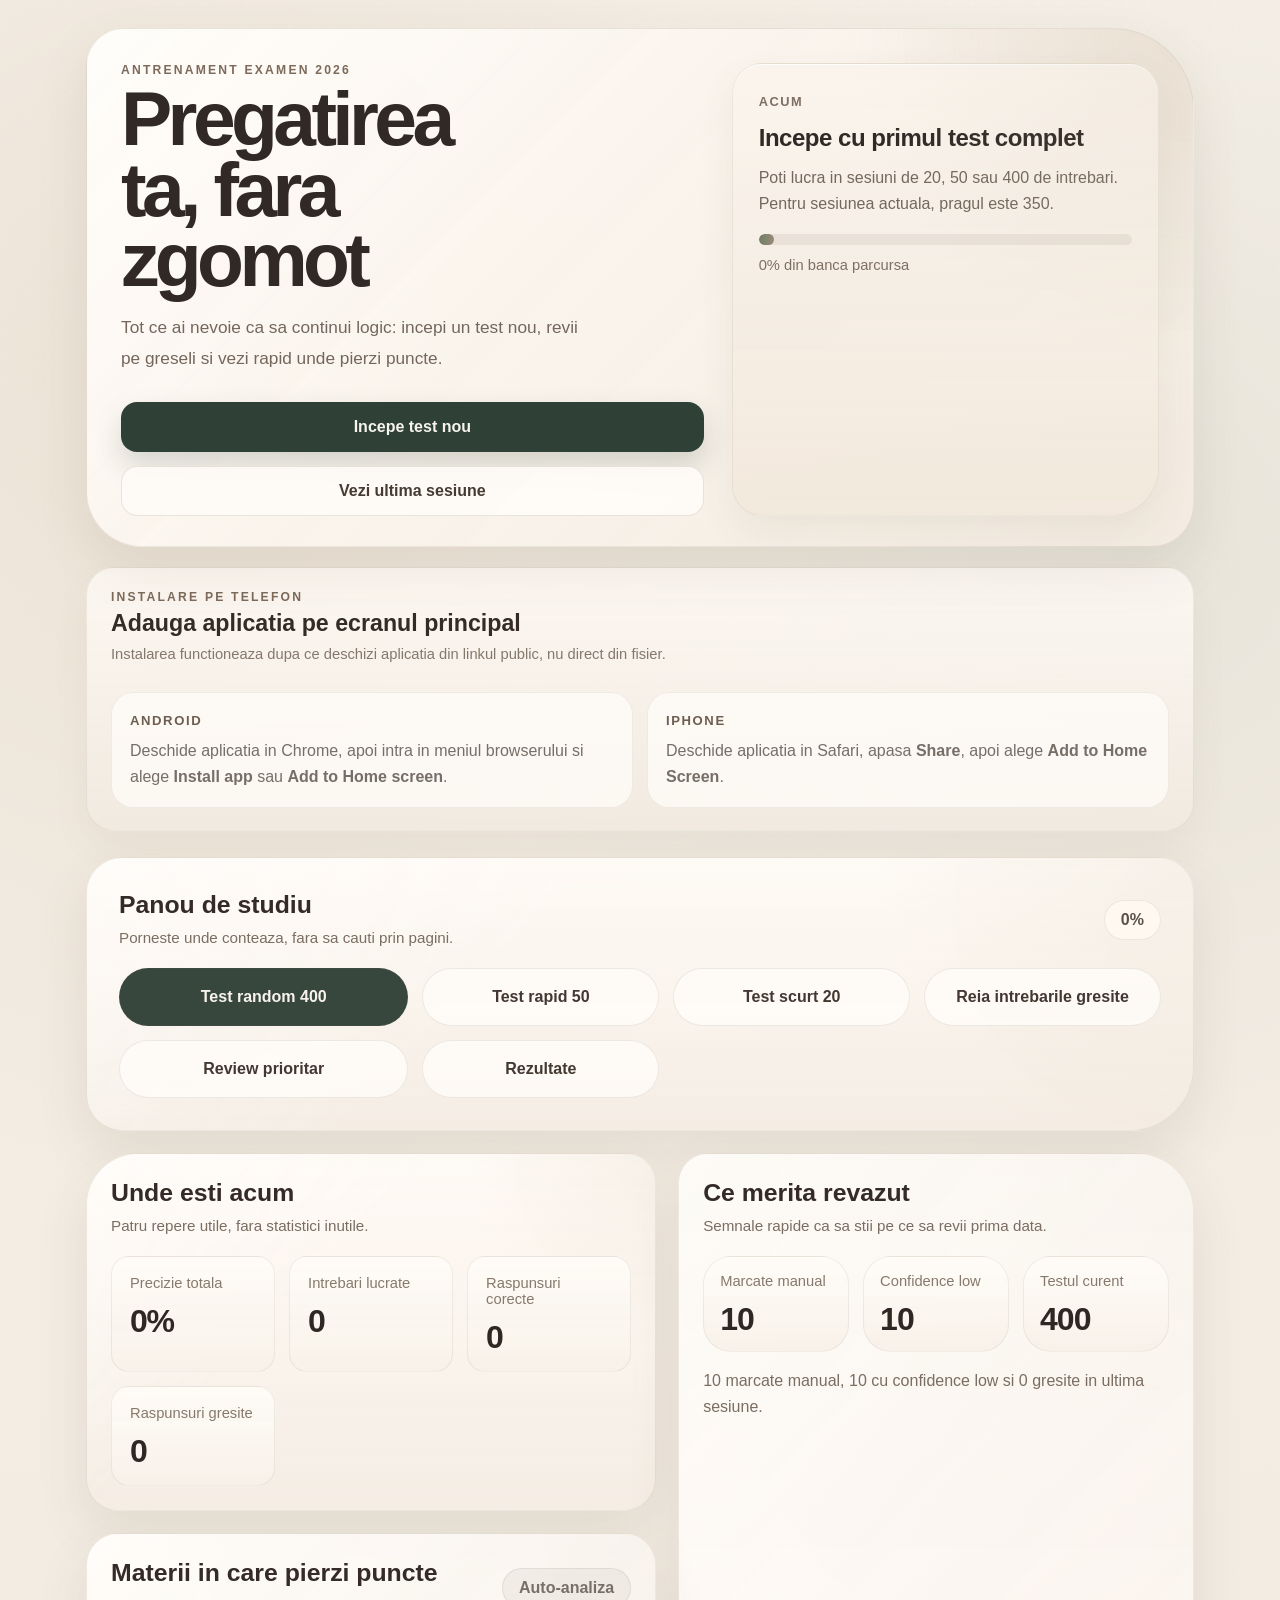
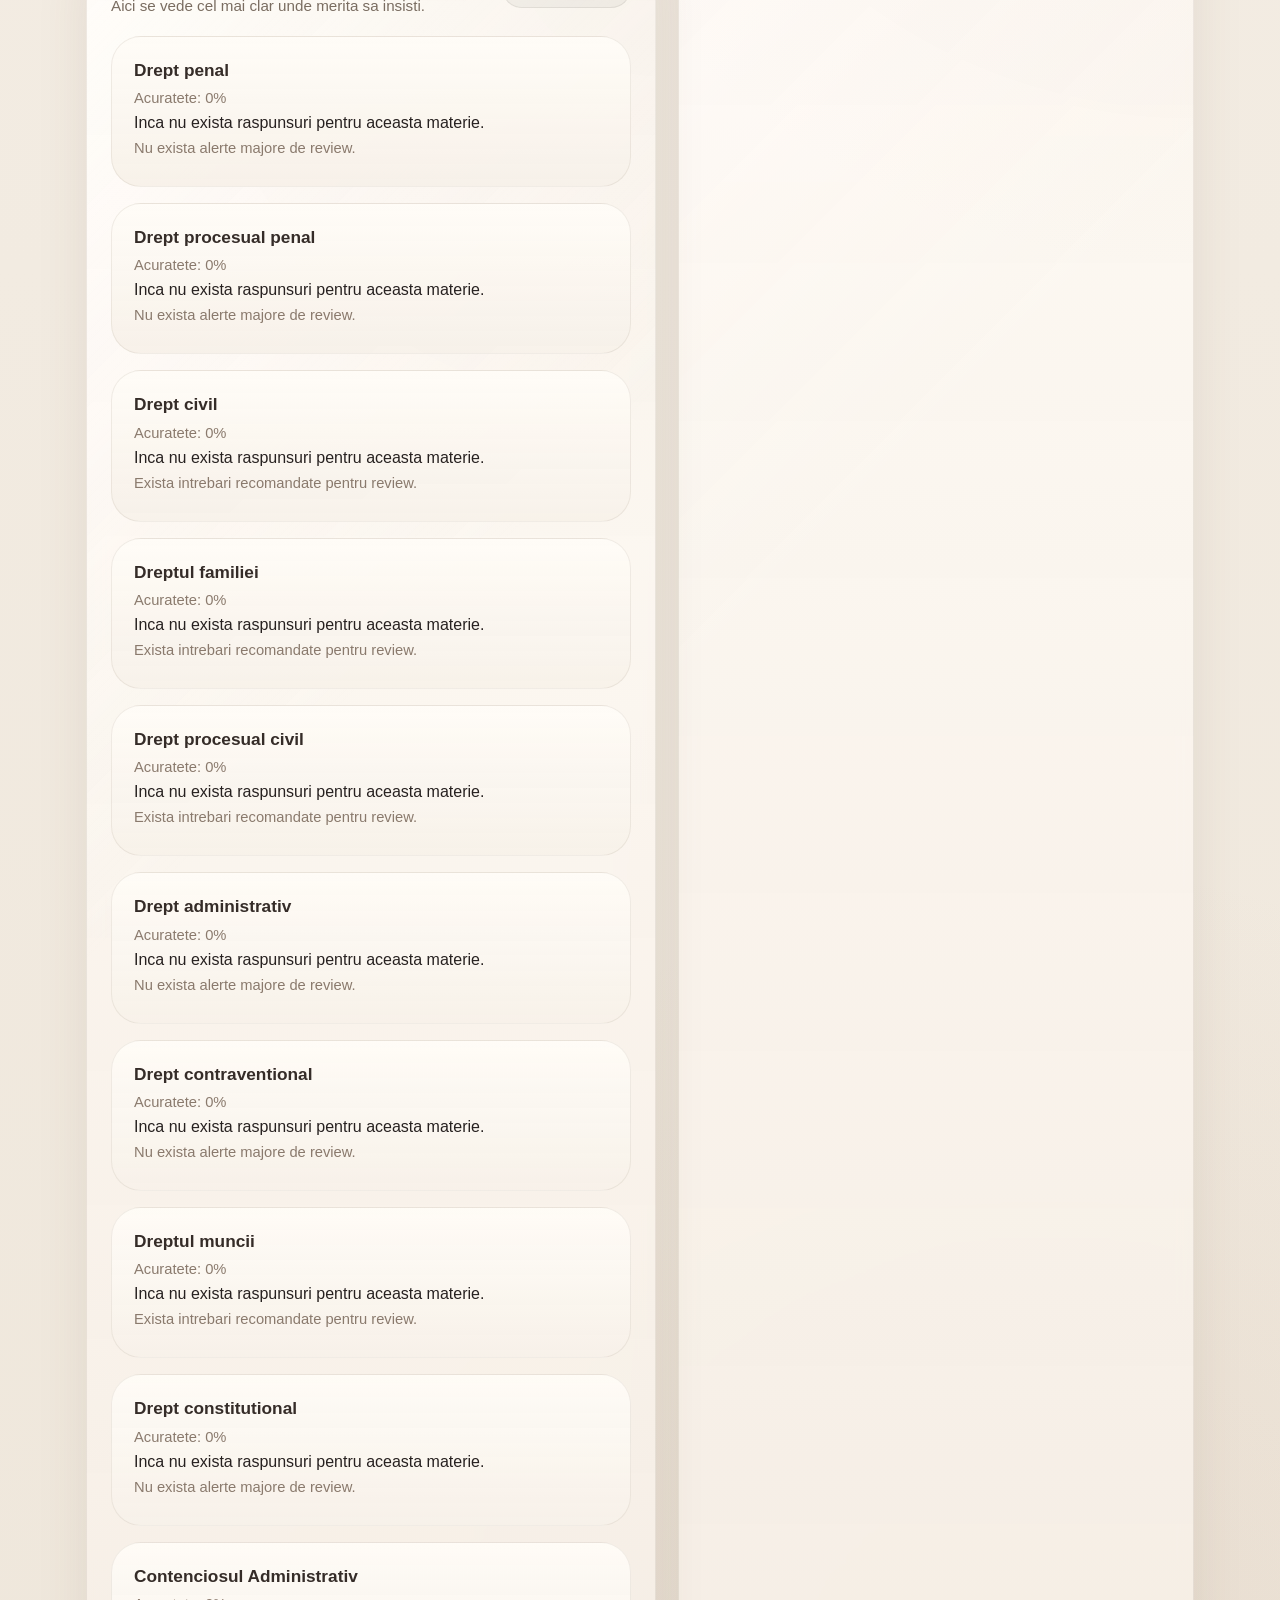
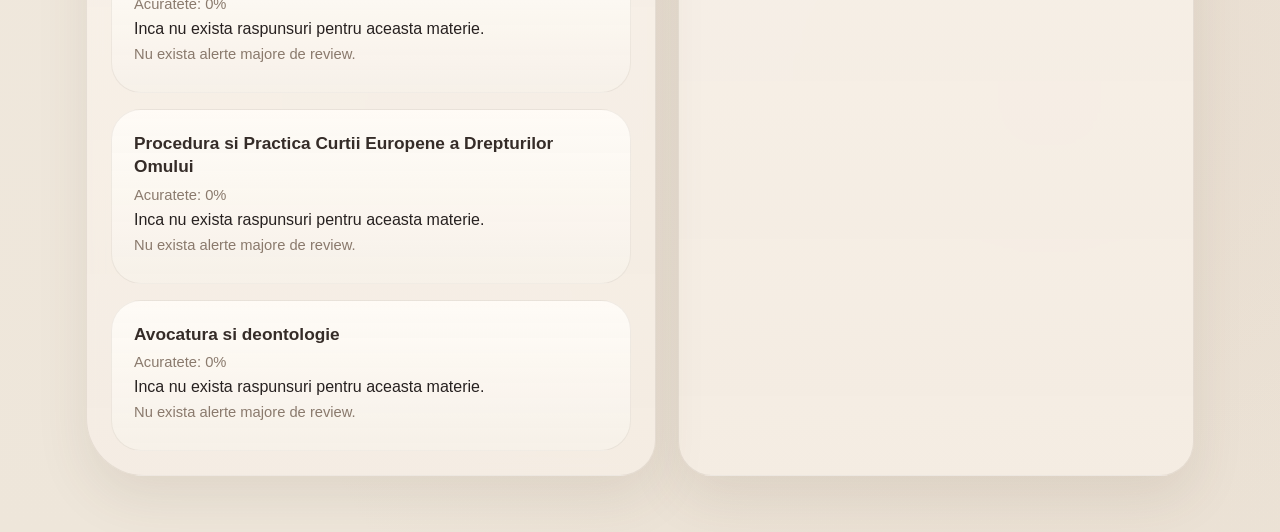
<file: index.html>
<!DOCTYPE html>
<html lang="ro">
<head>
  <meta charset="UTF-8">
  <meta name="viewport" content="width=device-width, initial-scale=1.0">
  <title>Avocatura Trainer</title>
  <meta name="theme-color" content="#2457f5">
  <meta name="apple-mobile-web-app-capable" content="yes">
  <meta name="apple-mobile-web-app-status-bar-style" content="default">
  <meta name="apple-mobile-web-app-title" content="Avocatura">
  <link rel="manifest" href="manifest.webmanifest">
  <link rel="apple-touch-icon" href="apple-touch-icon.png">
  <link rel="stylesheet" href="style.css">
</head>
<body data-page="dashboard">
  <div class="app-shell">
    <header class="hero-card dashboard-hero">
      <div class="hero-copy">
        <p class="eyebrow">Antrenament Examen 2026</p>
        <h1>Pregatirea ta, fara zgomot</h1>
        <p class="hero-text">Tot ce ai nevoie ca sa continui logic: incepi un test nou, revii pe greseli si vezi rapid unde pierzi puncte.</p>
        <div class="hero-actions">
          <a id="continue-quiz-button" class="action-button hero-secondary hidden" href="quiz.html">Continua testul</a>
          <a class="action-button primary hero-primary" href="quiz.html?reset=1">Incepe test nou</a>
          <a class="action-button hero-secondary" href="results.html">Vezi ultima sesiune</a>
        </div>
      </div>

      <div class="hero-side">
        <div class="focus-card">
          <span class="focus-label">Acum</span>
          <strong id="focus-title">Esti gata pentru urmatorul test</strong>
          <p id="focus-text">Runda standard are 400 de intrebari. Promovarea incepe de la 350 raspunsuri corecte.</p>
          <div class="focus-progress">
            <div id="focus-progress-bar" class="focus-progress-bar"></div>
          </div>
          <span id="focus-progress-text" class="focus-meta">0% din banca parcursa</span>
        </div>
      </div>
    </header>

    <section class="install-strip install-guide" aria-label="Ghid instalare">
      <div class="install-copy">
        <p class="eyebrow">Instalare pe telefon</p>
        <h2>Adauga aplicatia pe ecranul principal</h2>
        <p class="install-text">Instalarea functioneaza dupa ce deschizi aplicatia din linkul public, nu direct din fisier.</p>
      </div>
      <div class="install-guide-grid">
        <article class="install-step-card">
          <span class="install-step-label">Android</span>
          <p>Deschide aplicatia in Chrome, apoi intra in meniul browserului si alege <strong>Install app</strong> sau <strong>Add to Home screen</strong>.</p>
        </article>
        <article class="install-step-card">
          <span class="install-step-label">iPhone</span>
          <p>Deschide aplicatia in Safari, apasa <strong>Share</strong>, apoi alege <strong>Add to Home Screen</strong>.</p>
        </article>
      </div>
    </section>

    <main class="dashboard-layout">
      <section class="card dashboard-primary">
        <div class="section-head dashboard-head">
          <div>
            <h2>Panou de studiu</h2>
            <p class="section-copy">Porneste unde conteaza, fara sa cauti prin pagini.</p>
          </div>
          <span id="progress-badge" class="pill">0%</span>
        </div>
        <div class="dashboard-action-grid">
          <a class="action-button primary" href="quiz.html?reset=1">Test random 400</a>
          <a class="action-button" href="quiz.html?reset=1&size=50">Test rapid 50</a>
          <a class="action-button" href="quiz.html?reset=1&size=20">Test scurt 20</a>
          <a class="action-button" href="quiz.html?retry=1">Reia intrebarile gresite</a>
          <a class="action-button" href="review.html">Review prioritar</a>
          <a class="action-button" href="results.html">Rezultate</a>
        </div>
      </section>

      <section class="card dashboard-metrics">
        <div class="section-head dashboard-head">
          <div>
            <h2>Unde esti acum</h2>
            <p class="section-copy">Patru repere utile, fara statistici inutile.</p>
          </div>
        </div>
        <div class="stat-grid compact-stats">
          <article class="stat-card">
            <span class="stat-label">Precizie totala</span>
            <strong id="accuracy-count">0%</strong>
          </article>
          <article class="stat-card">
            <span class="stat-label">Intrebari lucrate</span>
            <strong id="seen-count">0</strong>
          </article>
          <article class="stat-card">
            <span class="stat-label">Raspunsuri corecte</span>
            <strong id="correct-count">0</strong>
          </article>
          <article class="stat-card">
            <span class="stat-label">Raspunsuri gresite</span>
            <strong id="wrong-session-count">0</strong>
          </article>
        </div>
      </section>

      <section class="card dashboard-review">
        <div class="section-head dashboard-head">
          <div>
            <h2>Ce merita revazut</h2>
            <p class="section-copy">Semnale rapide ca sa stii pe ce sa revii prima data.</p>
          </div>
        </div>
        <div class="review-summary-grid">
          <article class="mini-stat">
            <span class="stat-label">Marcate manual</span>
            <strong id="marked-count">0</strong>
          </article>
          <article class="mini-stat">
            <span class="stat-label">Confidence low</span>
            <strong id="low-confidence-count">0</strong>
          </article>
          <article class="mini-stat">
            <span class="stat-label">Testul curent</span>
            <strong id="session-size-count">400</strong>
          </article>
        </div>
        <p id="review-summary-text" class="summary-note">Intrebarile sensibile vor aparea aici imediat ce incepi sa raspunzi.</p>
      </section>

      <section class="card dashboard-weakness">
        <div class="section-head dashboard-head">
          <div>
            <h2>Materii in care pierzi puncte</h2>
            <p class="section-copy">Aici se vede cel mai clar unde merita sa insisti.</p>
          </div>
          <span class="pill muted">Auto-analiza</span>
        </div>
        <div id="weak-subjects" class="list-stack"></div>
      </section>
    </main>
  </div>

  <script src="pwa.js"></script>
  <script src="questions-data.js"></script>
  <script src="script.js"></script>
</body>
</html>
</file>
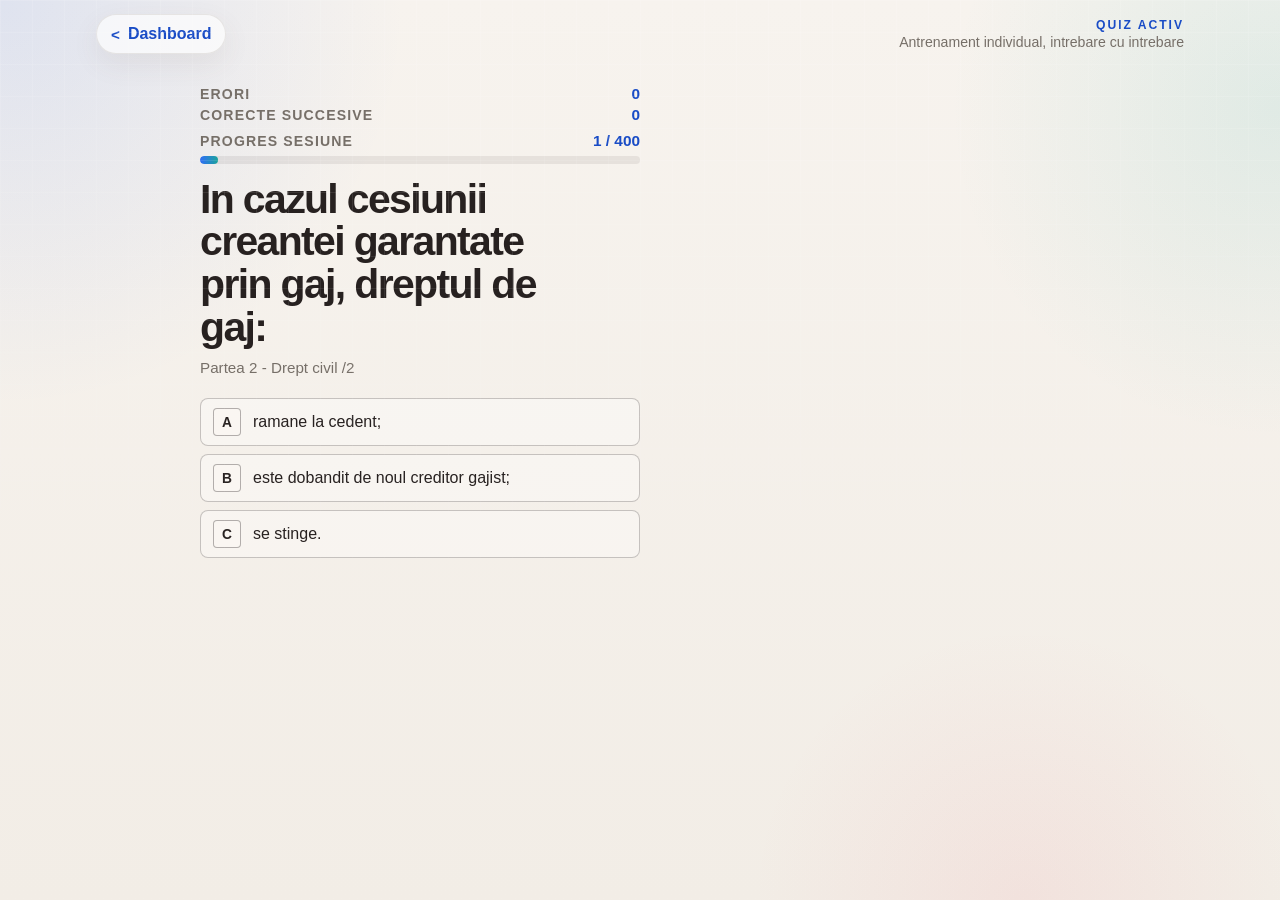
<file: quiz.html>
<!DOCTYPE html>
<html lang="ro">
<head>
  <meta charset="UTF-8">
  <meta name="viewport" content="width=device-width, initial-scale=1.0">
  <title>Quiz | Avocatura Trainer</title>
  <meta name="theme-color" content="#2457f5">
  <meta name="apple-mobile-web-app-capable" content="yes">
  <meta name="apple-mobile-web-app-status-bar-style" content="default">
  <meta name="apple-mobile-web-app-title" content="Avocatura">
  <link rel="manifest" href="manifest.webmanifest">
  <link rel="apple-touch-icon" href="apple-touch-icon.png">
  <link rel="stylesheet" href="style.css">
</head>
<body data-page="quiz">
  <div class="app-shell app-shell-quiz">
    <header class="quiz-header">
      <a class="back-link" href="index.html">Dashboard</a>
      <div class="quiz-header-copy">
        <p class="eyebrow">Quiz activ</p>
        <p class="quiz-header-note">Antrenament individual, intrebare cu intrebare</p>
      </div>
    </header>

    <main class="quiz-layout">
      <section class="question-card">
        <div class="quiz-question-shell">
          <div class="quiz-session-stats" aria-label="Indicatori sesiune">
            <div class="quiz-session-stat-head">
              <span class="quiz-session-stat-label">Erori</span>
              <strong id="quiz-errors-count" class="quiz-session-stat-value">0</strong>
            </div>
            <div class="quiz-session-stat-head">
              <span class="quiz-session-stat-label">Corecte succesive</span>
              <strong id="quiz-streak-count" class="quiz-session-stat-value">0</strong>
            </div>
          </div>
          <div class="quiz-progress-block" aria-label="Progres quiz">
            <div class="quiz-progress-head">
              <span class="quiz-progress-label">Progres sesiune</span>
              <span id="quiz-progress" class="quiz-progress-value">1 / 20</span>
            </div>
            <div class="quiz-progress-track">
              <div id="quiz-progress-bar" class="quiz-progress-bar"></div>
            </div>
          </div>
          <h1 id="question-text">Se incarca intrebarea...</h1>
          <p id="question-details" class="support-text quiz-details"></p>

          <form id="quiz-form" class="options-list">
            <label class="option-card">
              <input type="radio" name="answer" value="A">
              <span class="option-content"><strong class="option-key">A</strong><span id="option-a"></span></span>
            </label>
            <label class="option-card">
              <input type="radio" name="answer" value="B">
              <span class="option-content"><strong class="option-key">B</strong><span id="option-b"></span></span>
            </label>
            <label class="option-card">
              <input type="radio" name="answer" value="C">
              <span class="option-content"><strong class="option-key">C</strong><span id="option-c"></span></span>
            </label>
          </form>

          <div id="feedback-panel" class="feedback-panel hidden"></div>
        </div>
      </section>
    </main>
  </div>

  <script src="pwa.js"></script>
  <script src="questions-data.js"></script>
  <script src="script.js"></script>
</body>
</html>
</file>
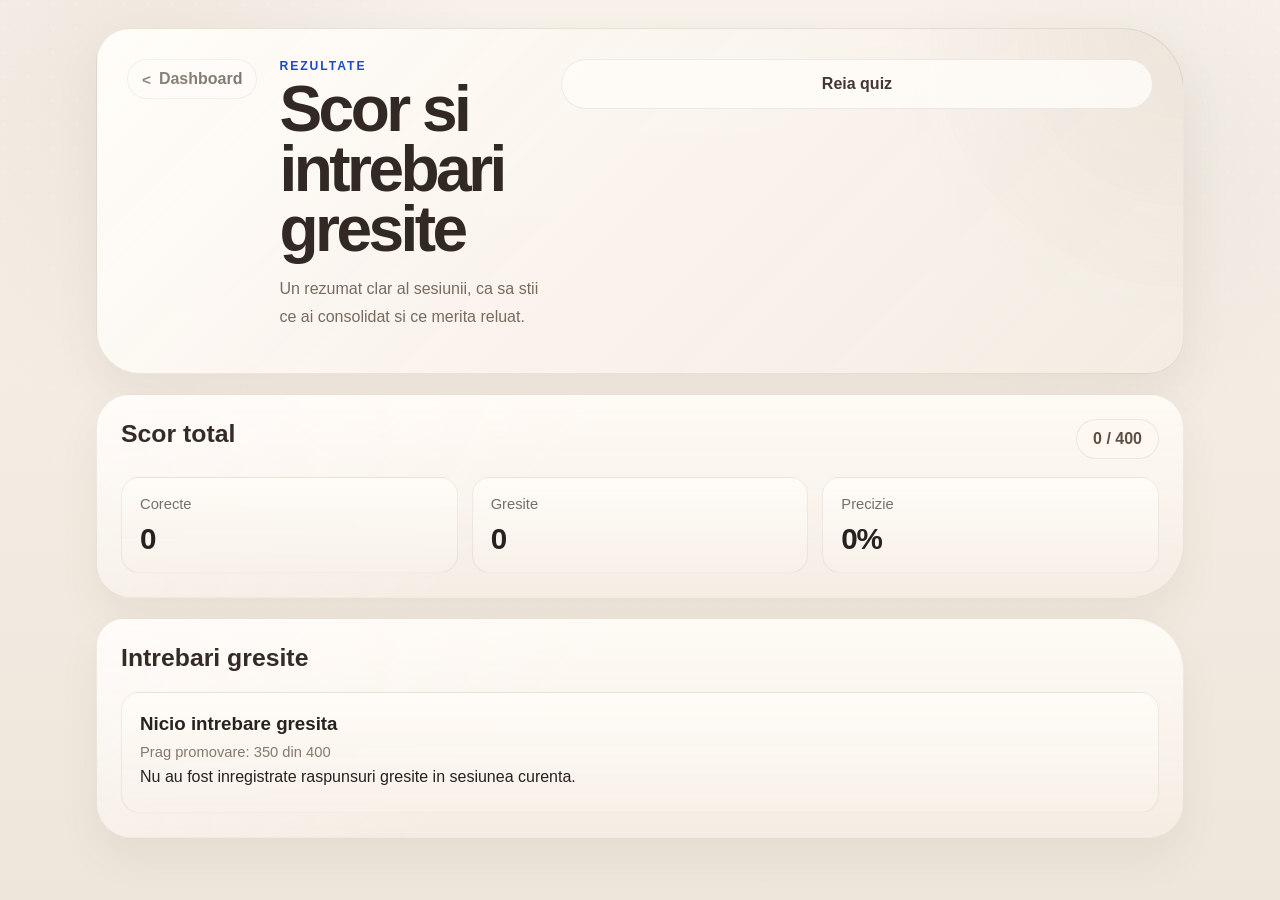
<file: results.html>
<!DOCTYPE html>
<html lang="ro">
<head>
  <meta charset="UTF-8">
  <meta name="viewport" content="width=device-width, initial-scale=1.0">
  <title>Rezultate | Avocatura Trainer</title>
  <meta name="theme-color" content="#2457f5">
  <meta name="apple-mobile-web-app-capable" content="yes">
  <meta name="apple-mobile-web-app-status-bar-style" content="default">
  <meta name="apple-mobile-web-app-title" content="Avocatura">
  <link rel="manifest" href="manifest.webmanifest">
  <link rel="apple-touch-icon" href="apple-touch-icon.png">
  <link rel="stylesheet" href="style.css">
</head>
<body data-page="results">
  <div class="app-shell editorial-shell">
    <header class="page-header editorial-header">
      <a class="back-link" href="index.html">Dashboard</a>
      <div class="editorial-copy">
        <p class="eyebrow">Rezultate</p>
        <h1>Scor si intrebari gresite</h1>
        <p class="support-text">Un rezumat clar al sesiunii, ca sa stii ce ai consolidat si ce merita reluat.</p>
      </div>
      <a id="results-next-action" class="action-button" href="quiz.html?reset=1">Reia quiz</a>
    </header>

    <main class="grid single-column editorial-main">
      <section class="card editorial-section">
        <div class="section-head">
          <h2>Scor total</h2>
          <span id="results-score" class="pill">0 / 3</span>
        </div>
        <div class="stat-grid">
          <article class="stat-card">
            <span class="stat-label">Corecte</span>
            <strong id="results-correct">0</strong>
          </article>
          <article class="stat-card">
            <span class="stat-label">Gresite</span>
            <strong id="results-wrong">0</strong>
          </article>
          <article class="stat-card">
            <span class="stat-label">Precizie</span>
            <strong id="results-accuracy">0%</strong>
          </article>
        </div>
      </section>

      <section class="card editorial-section">
        <div class="section-head">
          <h2>Intrebari gresite</h2>
        </div>
        <div id="wrong-questions" class="list-stack"></div>
      </section>
    </main>
  </div>

  <script src="pwa.js"></script>
  <script src="questions-data.js"></script>
  <script src="script.js"></script>
</body>
</html>
</file>
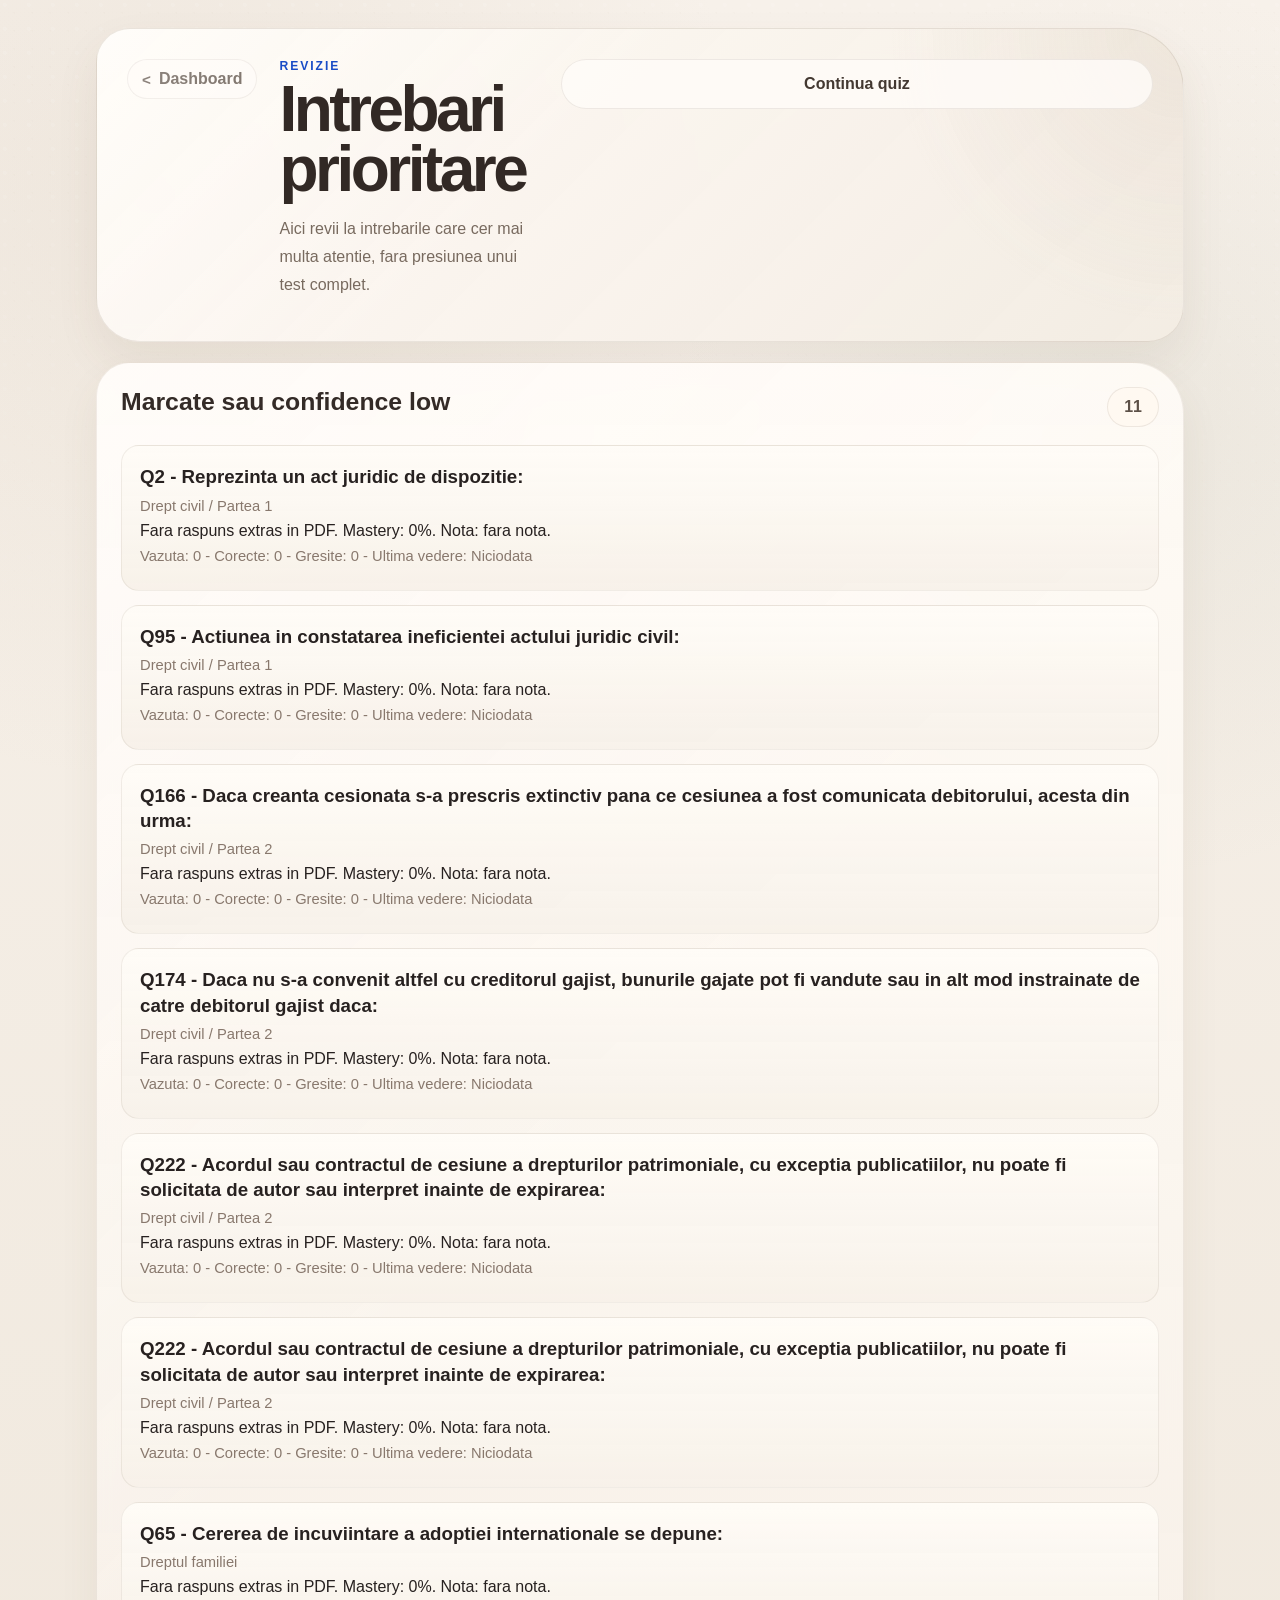
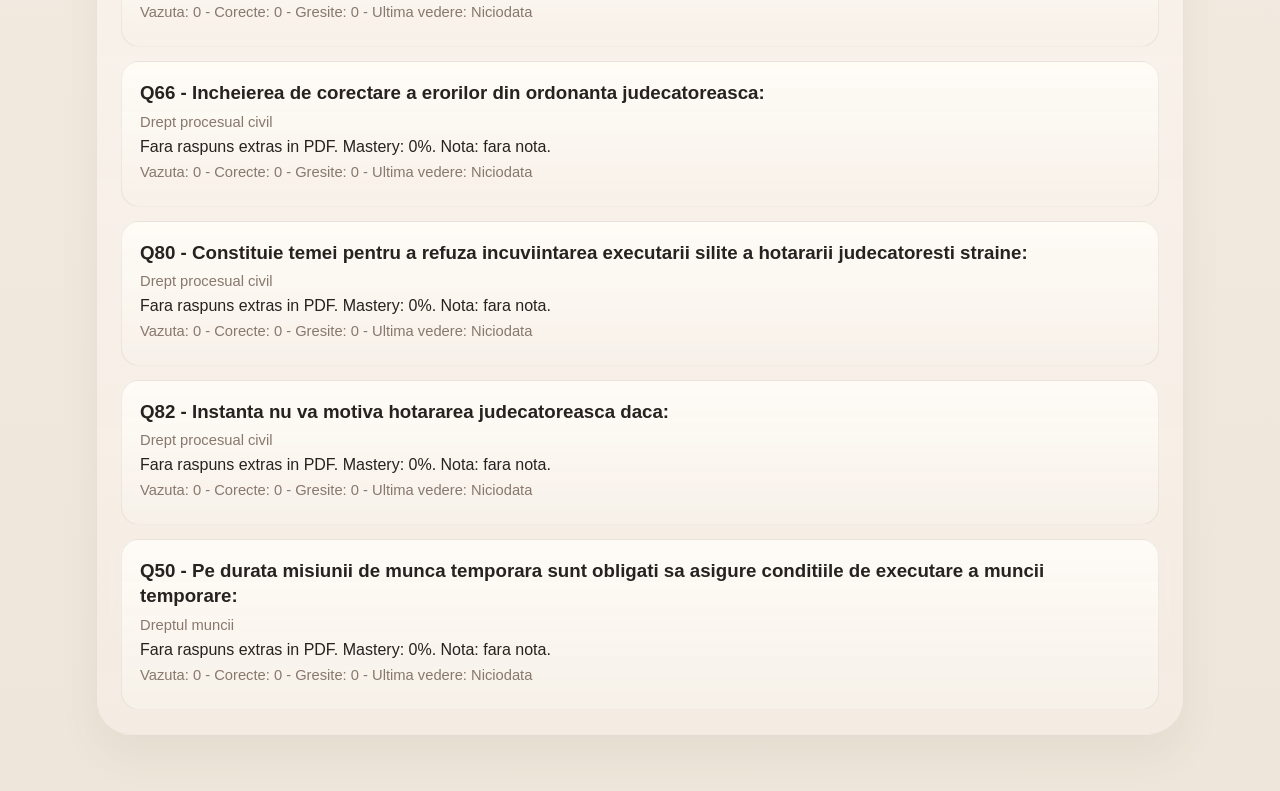
<file: review.html>
<!DOCTYPE html>
<html lang="ro">
<head>
  <meta charset="UTF-8">
  <meta name="viewport" content="width=device-width, initial-scale=1.0">
  <title>Review | Avocatura Trainer</title>
  <meta name="theme-color" content="#2457f5">
  <meta name="apple-mobile-web-app-capable" content="yes">
  <meta name="apple-mobile-web-app-status-bar-style" content="default">
  <meta name="apple-mobile-web-app-title" content="Avocatura">
  <link rel="manifest" href="manifest.webmanifest">
  <link rel="apple-touch-icon" href="apple-touch-icon.png">
  <link rel="stylesheet" href="style.css">
</head>
<body data-page="review">
  <div class="app-shell editorial-shell">
    <header class="page-header editorial-header">
      <a class="back-link" href="index.html">Dashboard</a>
      <div class="editorial-copy">
        <p class="eyebrow">Revizie</p>
        <h1>Intrebari prioritare</h1>
        <p class="support-text">Aici revii la intrebarile care cer mai multa atentie, fara presiunea unui test complet.</p>
      </div>
      <a class="action-button" href="quiz.html">Continua quiz</a>
    </header>

    <main class="grid single-column editorial-main">
      <section class="card editorial-section">
        <div class="section-head">
          <h2>Marcate sau confidence low</h2>
          <span id="review-count" class="pill">0</span>
        </div>
        <div id="review-list" class="list-stack"></div>
      </section>
    </main>
  </div>

  <script src="pwa.js"></script>
  <script src="questions-data.js"></script>
  <script src="script.js"></script>
</body>
</html>
</file>
<file: style.css>
:root {
  --bg-top: #f7f3ee;
  --bg-bottom: #f2ede6;
  --surface: rgba(255, 255, 255, 0.84);
  --surface-strong: #ffffff;
  --surface-soft: #fbf8f4;
  --text: #272120;
  --muted: #766f68;
  --accent: #2f6df6;
  --accent-strong: #194cc6;
  --accent-soft: #e7efff;
  --teal: #1ba39c;
  --rose: #f05d72;
  --success: #24956a;
  --danger: #dc536e;
  --border: rgba(102, 86, 70, 0.12);
  --border-strong: rgba(47, 109, 246, 0.24);
  --shadow-lg: 0 24px 70px rgba(91, 76, 57, 0.12);
  --shadow-md: 0 10px 28px rgba(96, 80, 61, 0.08);
  --radius-xl: 28px;
  --radius-lg: 24px;
  --radius-md: 18px;
  --font-display: "Trebuchet MS", "Aptos", "Segoe UI", sans-serif;
  --font-body: "Segoe UI", Tahoma, Geneva, Verdana, sans-serif;
}

* {
  box-sizing: border-box;
}

html {
  scroll-behavior: smooth;
}

body {
  margin: 0;
  min-height: 100vh;
  font-family: var(--font-body);
  color: var(--text);
  background:
    radial-gradient(circle at 0% 0%, rgba(47, 109, 246, 0.12), transparent 26%),
    radial-gradient(circle at 100% 12%, rgba(27, 163, 156, 0.1), transparent 22%),
    radial-gradient(circle at 80% 100%, rgba(240, 93, 114, 0.08), transparent 20%),
    linear-gradient(180deg, var(--bg-top) 0%, var(--bg-bottom) 100%);
  position: relative;
}

body::before {
  content: "";
  position: fixed;
  inset: 0;
  pointer-events: none;
  background-image:
    linear-gradient(rgba(255, 255, 255, 0.35) 1px, transparent 1px),
    linear-gradient(90deg, rgba(255, 255, 255, 0.35) 1px, transparent 1px);
  background-size: 32px 32px;
  mask-image: linear-gradient(180deg, rgba(0, 0, 0, 0.38), transparent 85%);
}

a {
  color: inherit;
  text-decoration: none;
}

button,
input,
textarea {
  font: inherit;
}

.app-shell {
  width: min(100%, 1080px);
  margin: 0 auto;
  padding: 24px 16px 40px;
}

.hero-card,
.card,
.page-header {
  position: relative;
  overflow: hidden;
  border: 1px solid var(--border);
  background: var(--surface);
  backdrop-filter: blur(10px);
  -webkit-backdrop-filter: blur(10px);
  border-radius: var(--radius-xl);
  box-shadow: var(--shadow-lg);
}

.hero-card::after,
.page-header::after,
.card::after {
  content: "";
  position: absolute;
  inset: 0;
  pointer-events: none;
  background: linear-gradient(135deg, rgba(255, 255, 255, 0.36), transparent 42%);
}

.hero-card,
.page-header {
  display: flex;
  align-items: center;
  justify-content: space-between;
  gap: 18px;
  padding: 28px;
  margin-bottom: 20px;
}

.hero-card {
  background:
    radial-gradient(circle at top right, rgba(36, 87, 245, 0.18), transparent 30%),
    linear-gradient(135deg, rgba(255, 255, 255, 0.94), rgba(244, 248, 255, 0.85));
}

.hero-copy,
.page-header > div,
.card > * {
  position: relative;
  z-index: 1;
}

.hero-copy h1,
.page-header h1 {
  margin: 6px 0 10px;
  font-family: var(--font-display);
  font-size: clamp(2.2rem, 4vw, 3.4rem);
  line-height: 1;
  letter-spacing: -0.04em;
}

.hero-text,
.support-text {
  color: var(--muted);
  max-width: 62ch;
  line-height: 1.6;
}

.eyebrow {
  margin: 0;
  text-transform: uppercase;
  letter-spacing: 0.16em;
  font-size: 0.76rem;
  color: var(--accent-strong);
  font-weight: 800;
}

.hero-badge,
.pill {
  display: inline-flex;
  align-items: center;
  justify-content: center;
  min-height: 40px;
  padding: 8px 16px;
  border-radius: 999px;
  background: linear-gradient(135deg, var(--accent-soft), rgba(255, 255, 255, 0.95));
  color: var(--accent-strong);
  border: 1px solid rgba(63, 103, 212, 0.14);
  font-weight: 800;
  box-shadow: inset 0 1px 0 rgba(255, 255, 255, 0.75);
}

.hero-badge {
  background: linear-gradient(135deg, rgba(36, 87, 245, 0.12), rgba(14, 165, 164, 0.16));
}

.pill.muted {
  background: rgba(118, 111, 104, 0.08);
  color: var(--muted);
  border-color: rgba(118, 111, 104, 0.12);
  box-shadow: none;
}

.grid {
  display: grid;
  gap: 20px;
  grid-template-columns: repeat(auto-fit, minmax(280px, 1fr));
}

.dashboard-layout {
  display: grid;
  gap: 18px;
  grid-template-columns: 1.2fr 0.8fr;
  grid-template-areas:
    "primary metrics"
    "weakness review";
}

.dashboard-primary { grid-area: primary; }
.dashboard-metrics { grid-area: metrics; }
.dashboard-weakness { grid-area: weakness; }
.dashboard-review { grid-area: review; }

.install-strip {
  display: grid;
  gap: 10px;
  margin: 0 0 20px;
}

.install-text {
  margin: 0;
  color: var(--muted);
  font-size: 0.92rem;
}

.install-guide {
  padding: 22px 24px;
  border: 1px solid var(--border);
  border-radius: 28px;
  background: rgba(255, 252, 248, 0.72);
  box-shadow: var(--shadow-md);
}

.install-guide h2 {
  margin: 6px 0 8px;
  font-size: 1.45rem;
  line-height: 1.2;
}

.install-copy {
  max-width: 680px;
}

.install-guide-grid {
  display: grid;
  gap: 14px;
  grid-template-columns: repeat(2, minmax(0, 1fr));
  margin-top: 18px;
}

.install-step-card {
  padding: 18px;
  border-radius: 22px;
  border: 1px solid var(--border);
  background: rgba(255, 255, 255, 0.7);
}

.install-step-card p {
  margin: 0;
  color: var(--muted);
  line-height: 1.6;
}

.install-step-label {
  display: inline-flex;
  margin-bottom: 10px;
  font-size: 0.82rem;
  letter-spacing: 0.12em;
  text-transform: uppercase;
  color: var(--text);
  font-weight: 800;
}

.single-column {
  grid-template-columns: 1fr;
}

.card {
  padding: 24px;
}

.dashboard-hero {
  align-items: stretch;
  gap: 24px;
}

.dashboard-hero .hero-copy {
  flex: 1.2;
}

.hero-actions {
  display: flex;
  gap: 12px;
  margin-top: 24px;
  flex-wrap: wrap;
}

.hero-primary,
.hero-secondary {
  width: auto;
  min-width: 180px;
}

.hero-secondary {
  background: rgba(255, 255, 255, 0.72);
}

.hero-side {
  flex: 0.88;
  display: flex;
}

.focus-card {
  width: 100%;
  align-self: stretch;
  padding: 24px;
  border-radius: 24px;
  background: linear-gradient(180deg, rgba(255, 255, 255, 0.92), rgba(248, 244, 238, 0.86));
  border: 1px solid rgba(102, 86, 70, 0.1);
  box-shadow: inset 0 1px 0 rgba(255, 255, 255, 0.8);
}

.focus-label {
  display: inline-block;
  margin-bottom: 14px;
  color: var(--muted);
  font-size: 0.8rem;
  font-weight: 700;
  text-transform: uppercase;
  letter-spacing: 0.12em;
}

.focus-card strong {
  display: block;
  font-size: 1.35rem;
  line-height: 1.25;
  letter-spacing: -0.02em;
}

.focus-card p {
  margin: 12px 0 18px;
  color: var(--muted);
  line-height: 1.6;
}

.focus-progress {
  width: 100%;
  height: 10px;
  border-radius: 999px;
  background: rgba(39, 33, 32, 0.08);
  overflow: hidden;
}

.focus-progress-bar {
  height: 100%;
  width: 0;
  border-radius: inherit;
  background: linear-gradient(90deg, var(--accent), var(--teal));
  transition: width 0.3s ease;
}

.focus-meta {
  display: inline-block;
  margin-top: 12px;
  color: var(--muted);
  font-size: 0.92rem;
}

.dashboard-head {
  align-items: flex-start;
}

.dashboard-head .section-copy {
  margin: 6px 0 0;
  color: var(--muted);
  font-size: 0.95rem;
  line-height: 1.5;
}

.dashboard-action-grid {
  display: grid;
  gap: 12px;
  grid-template-columns: repeat(2, minmax(0, 1fr));
}

.compact-stats {
  grid-template-columns: repeat(2, minmax(0, 1fr));
}

.review-summary-grid {
  display: grid;
  gap: 12px;
  grid-template-columns: repeat(3, minmax(0, 1fr));
}

.mini-stat {
  padding: 16px;
  border-radius: 18px;
  background: var(--surface-soft);
  border: 1px solid var(--border);
}

.mini-stat strong {
  display: block;
  font-size: 1.55rem;
  line-height: 1;
  letter-spacing: -0.03em;
}

.summary-note {
  margin: 16px 0 0;
  color: var(--muted);
  line-height: 1.6;
}

.section-head,
.meta-row,
.button-row {
  display: flex;
  align-items: center;
  justify-content: space-between;
  gap: 12px;
}

.section-head {
  margin-bottom: 18px;
}

.section-head h2 {
  margin: 0;
  font-size: 1.3rem;
  line-height: 1.25;
}

.stat-grid,
.action-grid {
  display: grid;
  gap: 14px;
  grid-template-columns: repeat(auto-fit, minmax(140px, 1fr));
}

.stat-card,
.list-item {
  position: relative;
  overflow: hidden;
  padding: 18px;
  border-radius: var(--radius-md);
  background:
    linear-gradient(180deg, rgba(255, 255, 255, 0.96), rgba(244, 248, 255, 0.95));
  border: 1px solid var(--border);
  box-shadow: var(--shadow-md);
}

.stat-card::before,
.list-item::before {
  content: "";
  position: absolute;
  inset: 0 auto auto 0;
  width: 100%;
  height: 4px;
  background: linear-gradient(90deg, var(--accent), var(--teal));
  opacity: 0.8;
}

.stat-label {
  display: block;
  margin-bottom: 12px;
  color: var(--muted);
  font-size: 0.92rem;
}

.stat-card strong {
  font-size: 1.85rem;
  line-height: 1;
  font-family: var(--font-display);
  letter-spacing: -0.04em;
}

.action-button {
  display: inline-flex;
  align-items: center;
  justify-content: center;
  width: 100%;
  min-height: 50px;
  padding: 13px 18px;
  border: 1px solid var(--border);
  border-radius: 16px;
  background: rgba(255, 255, 255, 0.8);
  color: var(--text);
  font-weight: 800;
  cursor: pointer;
  box-shadow: var(--shadow-md);
  transition: transform 0.18s ease, box-shadow 0.18s ease, border-color 0.18s ease, background 0.18s ease;
}

.action-button:hover,
.action-button:focus-visible {
  transform: translateY(-2px);
  border-color: var(--border-strong);
  background: rgba(255, 255, 255, 0.96);
  box-shadow: 0 18px 30px rgba(47, 80, 154, 0.16);
}

.action-button.primary {
  color: #fff;
  border-color: transparent;
  background: linear-gradient(135deg, var(--accent), var(--accent-strong));
}

.action-button.primary:hover,
.action-button.primary:focus-visible {
  background: linear-gradient(135deg, #3167ff, #1238ad);
}

.nav-card .action-grid {
  grid-template-columns: 1fr;
}

.back-link {
  display: inline-flex;
  align-items: center;
  gap: 8px;
  padding: 10px 14px;
  border-radius: 999px;
  background: rgba(255, 255, 255, 0.66);
  border: 1px solid var(--border);
  font-weight: 800;
  color: var(--accent-strong);
  box-shadow: var(--shadow-md);
}

.back-link::before {
  content: "<";
  font-size: 0.95rem;
}

.quiz-layout {
  display: grid;
}

.question-card {
  max-width: 920px;
  width: 100%;
  margin: 0 auto;
  padding: 18px 0 0;
  background: transparent;
  border: 0;
  box-shadow: none;
}

.question-card h1 {
  margin: 0;
  font-family: var(--font-display);
  font-size: clamp(1.85rem, 3.2vw, 2.65rem);
  font-weight: 700;
  line-height: 1.04;
  letter-spacing: -0.04em;
  max-width: 17ch;
}

.options-list {
  display: grid;
  gap: 8px;
  margin: 18px 0 14px;
}

.option-card {
  display: flex;
  gap: 12px;
  align-items: center;
  width: min(100%, 440px);
  padding: 9px 12px;
  border-radius: 8px;
  border: 1px solid rgba(39, 33, 32, 0.24);
  background: rgba(255, 255, 255, 0.34);
  cursor: pointer;
  box-shadow: none;
  transition: transform 0.16s ease, border-color 0.16s ease, box-shadow 0.16s ease, background 0.16s ease;
}

.option-card:hover {
  transform: translateY(-1px);
  border-color: rgba(47, 109, 246, 0.4);
  background: rgba(255, 255, 255, 0.78);
  box-shadow: 0 8px 20px rgba(39, 33, 32, 0.05);
}

.option-card:has(input:checked) {
  border-color: rgba(47, 109, 246, 0.52);
  background: linear-gradient(135deg, rgba(231, 239, 255, 0.92), rgba(255, 255, 255, 0.9));
  box-shadow: 0 10px 22px rgba(47, 109, 246, 0.1);
}

.option-card.option-correct,
.option-card.option-correct:has(input:checked) {
  border-color: rgba(34, 94, 46, 0.7);
  background: linear-gradient(135deg, rgba(34, 94, 46, 0.92), rgba(46, 125, 50, 0.88));
  box-shadow: 0 12px 24px rgba(34, 94, 46, 0.18);
  color: #fff;
}

.option-card.option-wrong,
.option-card.option-wrong:has(input:checked) {
  border-color: rgba(176, 33, 45, 0.72);
  background: linear-gradient(135deg, rgba(176, 33, 45, 0.9), rgba(207, 53, 68, 0.86));
  box-shadow: 0 12px 24px rgba(176, 33, 45, 0.16);
  color: #fff;
}

.option-card.option-right-answer,
.option-card.option-right-answer:has(input:checked) {
  border-color: rgba(34, 94, 46, 0.7);
  background: linear-gradient(135deg, rgba(34, 94, 46, 0.92), rgba(46, 125, 50, 0.88));
  box-shadow: 0 12px 24px rgba(34, 94, 46, 0.18);
  color: #fff;
}

.option-card.option-manual,
.option-card.option-manual:has(input:checked) {
  border-color: rgba(166, 117, 31, 0.65);
  background: linear-gradient(135deg, rgba(173, 125, 40, 0.9), rgba(194, 152, 74, 0.84));
  box-shadow: 0 12px 24px rgba(166, 117, 31, 0.14);
  color: #fff;
}

.option-card.option-correct .option-key,
.option-card.option-wrong .option-key,
.option-card.option-right-answer .option-key,
.option-card.option-manual .option-key {
  border-color: rgba(255, 255, 255, 0.48);
  background: rgba(255, 255, 255, 0.16);
  color: #fff;
}

.option-card input {
  position: absolute;
  opacity: 0;
  pointer-events: none;
}

.option-content {
  display: grid;
  grid-template-columns: 28px 1fr;
  gap: 12px;
  align-items: center;
  width: 100%;
  font-size: 1rem;
  line-height: 1.4;
}

.option-key {
  display: inline-flex;
  align-items: center;
  justify-content: center;
  width: 28px;
  height: 28px;
  border-radius: 4px;
  border: 1px solid rgba(39, 33, 32, 0.34);
  background: rgba(250, 247, 242, 0.82);
  color: var(--text);
  font-size: 0.86rem;
  font-weight: 800;
}

.button-row {
  margin-top: 10px;
  gap: 14px;
}

textarea {
  width: 100%;
  resize: vertical;
  min-height: 120px;
  border: 1px solid var(--border);
  border-radius: 16px;
  padding: 14px 16px;
  background: rgba(255, 255, 255, 0.96);
  color: var(--text);
  box-shadow: inset 0 1px 2px rgba(30, 49, 98, 0.06);
}

textarea:focus,
button:focus-visible,
a:focus-visible,
input:focus-visible {
  outline: 3px solid rgba(36, 87, 245, 0.18);
  outline-offset: 2px;
}

.feedback-panel {
  margin-top: 20px;
  padding: 20px 22px;
  border-radius: 20px;
  border: 1px solid var(--border);
  background: rgba(255, 255, 255, 0.94);
  box-shadow: var(--shadow-md);
}

.feedback-panel.correct {
  border-color: rgba(31, 157, 104, 0.24);
  background: linear-gradient(135deg, rgba(31, 157, 104, 0.1), rgba(255, 255, 255, 0.96));
}

.feedback-panel.wrong {
  border-color: rgba(219, 79, 108, 0.24);
  background: linear-gradient(135deg, rgba(239, 91, 119, 0.1), rgba(255, 255, 255, 0.96));
}

.feedback-panel-inline {
  margin-top: 18px;
  padding: 0;
  border: 0;
  background: transparent;
  box-shadow: none;
}

.feedback-action {
  margin-top: 12px;
}

.feedback-panel-inline .feedback-action {
  margin-top: 0;
}

.app-shell-quiz {
  width: min(100%, 1120px);
  padding-top: 14px;
  padding-bottom: 24px;
}

.quiz-header {
  display: flex;
  align-items: center;
  justify-content: space-between;
  gap: 18px;
  margin-bottom: 14px;
  padding: 0;
  background: transparent;
  border: 0;
  box-shadow: none;
}

.quiz-header-copy {
  text-align: right;
}

.quiz-header-note {
  margin: 2px 0 0;
  color: var(--muted);
  font-size: 0.88rem;
}

.quiz-question-shell {
  max-width: 760px;
  padding: 0 0 0 20px;
}

.quiz-session-stats {
  display: grid;
  gap: 4px;
  width: min(100%, 440px);
  margin-bottom: 8px;
}

.quiz-session-stat-head {
  display: flex;
  align-items: center;
  justify-content: space-between;
  gap: 12px;
}

.quiz-session-stat-label {
  color: var(--muted);
  font-size: 0.88rem;
  font-weight: 700;
  letter-spacing: 0.08em;
  text-transform: uppercase;
}

.quiz-session-stat-value {
  color: var(--accent-strong);
  font-size: 0.96rem;
  font-weight: 800;
  line-height: 1.1;
}

.quiz-progress-block {
  width: min(100%, 440px);
  margin-bottom: 14px;
}

.quiz-progress-head {
  display: flex;
  align-items: center;
  justify-content: space-between;
  gap: 12px;
  margin-bottom: 6px;
}

.quiz-progress-label {
  color: var(--muted);
  font-size: 0.88rem;
  font-weight: 700;
  letter-spacing: 0.08em;
  text-transform: uppercase;
}

.quiz-progress-value {
  color: var(--accent-strong);
  font-size: 0.96rem;
  font-weight: 800;
}

.quiz-progress-track {
  width: 100%;
  height: 8px;
  border-radius: 999px;
  background: rgba(39, 33, 32, 0.08);
  overflow: hidden;
}

.quiz-progress-bar {
  height: 100%;
  width: 0;
  border-radius: inherit;
  background: linear-gradient(90deg, var(--accent), var(--teal));
  transition: width 0.3s ease;
}

.quiz-details {
  margin: 8px 0 0;
  max-width: 58ch;
  font-size: 0.95rem;
}

.question-card .action-button.primary {
  width: auto;
  min-width: 150px;
  padding-inline: 22px;
}

.question-card .action-button:not(.primary) {
  width: auto;
  min-width: 220px;
  background: rgba(255, 255, 255, 0.56);
  box-shadow: none;
}

.hidden {
  display: none;
}

.list-stack {
  display: grid;
  gap: 14px;
}

.list-item h3,
.list-item p {
  margin: 0 0 8px;
}

.list-item h3 {
  line-height: 1.35;
}

.meta-text {
  font-size: 0.92rem;
  color: var(--muted);
}

@media (max-width: 720px) {
  .hero-card,
  .page-header,
  .section-head,
  .meta-row,
  .button-row {
    flex-direction: column;
    align-items: stretch;
  }

  .app-shell {
    padding: 16px 14px 28px;
  }

  .hero-card,
  .page-header,
  .card {
    border-radius: 22px;
  }

  .hero-badge,
  .pill {
    align-self: flex-start;
  }

  .dashboard-layout {
    grid-template-columns: 1fr;
    grid-template-areas:
      "primary"
      "metrics"
      "review"
      "weakness";
  }

  .hero-actions,
  .dashboard-action-grid,
  .compact-stats,
  .review-summary-grid,
  .install-guide-grid {
    grid-template-columns: 1fr;
  }

  .hero-primary,
  .hero-secondary {
    width: 100%;
  }

  .page-header .action-button,
  .page-header .back-link {
    width: auto;
  }

  .stat-grid,
  .action-grid {
    grid-template-columns: 1fr;
  }

  .quiz-header {
    align-items: flex-start;
    margin-bottom: 10px;
  }

  .quiz-header-copy {
    text-align: left;
  }

  .quiz-header-note {
    display: none;
  }

  .question-card {
    padding-top: 0;
  }

  .question-card h1 {
    font-size: 1.55rem;
    line-height: 1.05;
    max-width: none;
  }

  .quiz-question-shell {
    padding-left: 0;
  }

  .quiz-progress-block,
  .quiz-session-stats {
    width: 100%;
  }

  .quiz-session-stat-label,
  .quiz-progress-label {
    font-size: 0.78rem;
  }

  .quiz-session-stat-value,
  .quiz-progress-value {
    font-size: 0.9rem;
  }

  .quiz-details {
    margin-top: 6px;
    font-size: 0.9rem;
  }

  .options-list {
    gap: 8px;
    margin: 14px 0 12px;
  }

  .option-card {
    padding: 8px 10px;
  }

  .option-content {
    grid-template-columns: 24px 1fr;
    gap: 10px;
    font-size: 0.95rem;
    line-height: 1.3;
  }

  .option-key {
    width: 24px;
    height: 24px;
    font-size: 0.8rem;
  }

  .feedback-panel {
    margin-top: 10px;
  }

  .feedback-action {
    min-height: 44px;
    padding: 10px 16px;
  }

  .option-card,
  .question-card .action-button:not(.primary),
  .question-card .action-button.primary {
    width: 100%;
    min-width: 0;
  }
}

body[data-page="dashboard"] {
  background:
    radial-gradient(circle at 15% 10%, rgba(191, 168, 137, 0.18), transparent 24%),
    radial-gradient(circle at 88% 14%, rgba(146, 162, 139, 0.14), transparent 20%),
    radial-gradient(circle at 82% 88%, rgba(182, 145, 120, 0.12), transparent 24%),
    linear-gradient(180deg, #f6f0e8 0%, #eee6da 100%);
}

body[data-page="dashboard"]::before {
  background-image:
    radial-gradient(circle at 20% 20%, rgba(255, 255, 255, 0.35) 0 2px, transparent 2px),
    radial-gradient(circle at 80% 70%, rgba(171, 151, 127, 0.08) 0 1px, transparent 1px);
  background-size: 22px 22px, 18px 18px;
  mask-image: linear-gradient(180deg, rgba(0, 0, 0, 0.42), transparent 92%);
  opacity: 0.55;
}

body[data-page="dashboard"] .app-shell {
  width: min(100%, 1140px);
  padding-top: 28px;
  padding-bottom: 56px;
}

body[data-page="dashboard"] .hero-card,
body[data-page="dashboard"] .card {
  border-color: rgba(118, 101, 81, 0.12);
  backdrop-filter: blur(8px);
  -webkit-backdrop-filter: blur(8px);
  box-shadow: 0 22px 52px rgba(92, 73, 48, 0.1);
}

body[data-page="dashboard"] .hero-card::after,
body[data-page="dashboard"] .card::after {
  background:
    linear-gradient(135deg, rgba(255, 255, 255, 0.44), transparent 38%),
    radial-gradient(circle at top right, rgba(192, 174, 145, 0.12), transparent 28%);
}

body[data-page="dashboard"] .dashboard-hero {
  padding: 34px 34px 30px;
  border-radius: 38px 82px 42px 56px;
  background:
    radial-gradient(circle at 100% 0%, rgba(204, 190, 170, 0.22), transparent 28%),
    linear-gradient(135deg, rgba(255, 251, 246, 0.96), rgba(243, 235, 225, 0.92));
  gap: 28px;
}

body[data-page="dashboard"] .hero-copy h1 {
  max-width: 8ch;
  font-size: clamp(3.4rem, 6vw, 5.6rem);
  line-height: 0.92;
  letter-spacing: -0.06em;
  color: #312926;
}

body[data-page="dashboard"] .eyebrow {
  color: #7d6a5a;
  letter-spacing: 0.18em;
}

body[data-page="dashboard"] .hero-text {
  max-width: 48ch;
  font-size: 1.08rem;
  color: #73675d;
  line-height: 1.8;
}

body[data-page="dashboard"] .hero-actions {
  margin-top: 28px;
  gap: 14px;
}

body[data-page="dashboard"] .hero-primary {
  min-width: 220px;
  background: #2f4136;
  color: #f7f3ee;
  border-color: transparent;
  box-shadow: 0 14px 28px rgba(47, 65, 54, 0.18);
}

body[data-page="dashboard"] .hero-primary:hover,
body[data-page="dashboard"] .hero-primary:focus-visible {
  background: #25362c;
  box-shadow: 0 18px 32px rgba(47, 65, 54, 0.2);
}

body[data-page="dashboard"] .hero-secondary {
  min-width: 200px;
  background: rgba(255, 252, 247, 0.88);
  color: #463a33;
  border-color: rgba(118, 101, 81, 0.16);
  box-shadow: none;
}

body[data-page="dashboard"] .hero-secondary:hover,
body[data-page="dashboard"] .hero-secondary:focus-visible {
  background: rgba(255, 255, 255, 0.98);
  box-shadow: 0 12px 24px rgba(117, 96, 71, 0.1);
}

body[data-page="dashboard"] .hero-side {
  align-items: stretch;
}

body[data-page="dashboard"] .focus-card {
  padding: 28px 26px;
  border-radius: 30px 30px 48px 30px;
  background:
    linear-gradient(180deg, rgba(250, 244, 237, 0.98), rgba(242, 232, 220, 0.92));
  border-color: rgba(124, 105, 83, 0.1);
  box-shadow:
    inset 0 1px 0 rgba(255, 255, 255, 0.8),
    0 16px 36px rgba(108, 84, 57, 0.08);
}

body[data-page="dashboard"] .focus-label,
body[data-page="dashboard"] .focus-meta {
  color: #7f6f63;
}

body[data-page="dashboard"] .focus-card strong {
  font-size: 1.5rem;
  color: #312926;
}

body[data-page="dashboard"] .focus-card p {
  color: #74685d;
}

body[data-page="dashboard"] .focus-progress {
  height: 11px;
  background: rgba(85, 69, 53, 0.08);
}

body[data-page="dashboard"] .focus-progress-bar {
  background: linear-gradient(90deg, #6e7f66, #9a8a78);
}

body[data-page="dashboard"] .install-strip {
  gap: 12px;
  margin: 0 0 26px;
}

body[data-page="dashboard"] .install-text {
  color: #84786d;
}

body[data-page="dashboard"] .install-guide {
  border-color: rgba(118, 101, 81, 0.1);
  background: linear-gradient(180deg, rgba(255, 251, 246, 0.82), rgba(242, 234, 225, 0.72));
  box-shadow: 0 18px 38px rgba(105, 83, 57, 0.06);
}

body[data-page="dashboard"] .install-guide h2 {
  color: #342b27;
}

body[data-page="dashboard"] .install-step-card {
  border-color: rgba(118, 101, 81, 0.1);
  background: rgba(255, 252, 248, 0.72);
}

body[data-page="dashboard"] .install-step-label {
  color: #6e5d51;
}

body[data-page="dashboard"] .dashboard-layout {
  gap: 22px;
  grid-template-columns: 1.05fr 0.95fr;
  grid-template-areas:
    "primary primary"
    "metrics review"
    "weakness review";
}

body[data-page="dashboard"] .dashboard-primary,
body[data-page="dashboard"] .dashboard-metrics,
body[data-page="dashboard"] .dashboard-review,
body[data-page="dashboard"] .dashboard-weakness {
  background:
    linear-gradient(180deg, rgba(255, 251, 246, 0.94), rgba(245, 237, 228, 0.88));
}

body[data-page="dashboard"] .dashboard-primary {
  border-radius: 36px 36px 64px 36px;
  padding: 32px;
}

body[data-page="dashboard"] .dashboard-metrics {
  border-radius: 52px 30px 32px 32px;
}

body[data-page="dashboard"] .dashboard-review {
  border-radius: 30px 58px 34px 34px;
}

body[data-page="dashboard"] .dashboard-weakness {
  border-radius: 32px 32px 36px 58px;
}

body[data-page="dashboard"] .dashboard-head .section-copy,
body[data-page="dashboard"] .summary-note {
  color: #7a6d61;
}

body[data-page="dashboard"] .dashboard-head h2 {
  font-size: 1.55rem;
  color: #342b27;
}

body[data-page="dashboard"] #progress-badge {
  background: rgba(255, 249, 242, 0.96);
  color: #5c5047;
  border-color: rgba(118, 101, 81, 0.12);
  box-shadow: none;
}

body[data-page="dashboard"] .dashboard-action-grid {
  gap: 14px;
  grid-template-columns: 1.1fr 0.9fr 0.9fr 0.9fr;
}

body[data-page="dashboard"] .dashboard-action-grid .action-button {
  min-height: 58px;
  border-radius: 999px;
  background: rgba(255, 252, 248, 0.84);
  color: #433831;
  border-color: rgba(118, 101, 81, 0.12);
  box-shadow: none;
  padding-inline: 22px;
}

body[data-page="dashboard"] .dashboard-action-grid .action-button:hover,
body[data-page="dashboard"] .dashboard-action-grid .action-button:focus-visible {
  background: rgba(255, 255, 255, 0.98);
  box-shadow: 0 14px 24px rgba(98, 76, 52, 0.08);
}

body[data-page="dashboard"] .dashboard-action-grid .action-button.primary {
  background: #37473d;
  color: #f8f3ed;
}

body[data-page="dashboard"] .dashboard-action-grid .action-button.primary:hover,
body[data-page="dashboard"] .dashboard-action-grid .action-button.primary:focus-visible {
  background: #2e3c33;
}

body[data-page="dashboard"] .stat-card,
body[data-page="dashboard"] .mini-stat,
body[data-page="dashboard"] .list-item {
  background:
    linear-gradient(180deg, rgba(255, 252, 247, 0.98), rgba(247, 241, 233, 0.94));
  border-color: rgba(118, 101, 81, 0.1);
  box-shadow: none;
}

body[data-page="dashboard"] .stat-card::before,
body[data-page="dashboard"] .list-item::before {
  height: 0;
}

body[data-page="dashboard"] .compact-stats {
  gap: 14px;
}

body[data-page="dashboard"] .stat-label {
  color: #87796d;
  margin-bottom: 14px;
}

body[data-page="dashboard"] .stat-card strong,
body[data-page="dashboard"] .mini-stat strong {
  color: #2f2724;
  font-size: 2rem;
}

body[data-page="dashboard"] .review-summary-grid {
  gap: 14px;
}

body[data-page="dashboard"] .mini-stat {
  border-radius: 28px;
}

body[data-page="dashboard"] .list-stack {
  gap: 16px;
}

body[data-page="dashboard"] .list-item {
  padding: 22px;
  border-radius: 30px;
}

body[data-page="dashboard"] .list-item h3 {
  color: #352c28;
  font-size: 1.08rem;
}

body[data-page="dashboard"] .meta-text {
  color: #8a7a6d;
}

@media (max-width: 920px) {
  body[data-page="dashboard"] .dashboard-layout {
    grid-template-columns: 1fr;
    grid-template-areas:
      "primary"
      "metrics"
      "review"
      "weakness";
  }

  body[data-page="dashboard"] .dashboard-action-grid {
    grid-template-columns: 1fr 1fr;
  }

  body[data-page="dashboard"] .dashboard-hero {
    border-radius: 34px;
  }
}

@media (max-width: 720px) {
  body[data-page="dashboard"] .hero-copy h1 {
    max-width: 100%;
    font-size: clamp(2.6rem, 12vw, 4rem);
  }

  body[data-page="dashboard"] .hero-actions,
  body[data-page="dashboard"] .dashboard-action-grid,
  body[data-page="dashboard"] .review-summary-grid,
  body[data-page="dashboard"] .compact-stats,
  body[data-page="dashboard"] .install-guide-grid {
    grid-template-columns: 1fr;
  }

  body[data-page="dashboard"] .dashboard-hero,
  body[data-page="dashboard"] .dashboard-primary,
  body[data-page="dashboard"] .dashboard-metrics,
  body[data-page="dashboard"] .dashboard-review,
  body[data-page="dashboard"] .dashboard-weakness,
  body[data-page="dashboard"] .focus-card {
    border-radius: 28px;
  }
}

body[data-page="review"],
body[data-page="results"] {
  background:
    radial-gradient(circle at 12% 8%, rgba(189, 169, 145, 0.14), transparent 24%),
    radial-gradient(circle at 88% 18%, rgba(148, 158, 140, 0.1), transparent 20%),
    linear-gradient(180deg, #f7f1ea 0%, #eee6da 100%);
}

body[data-page="review"]::before,
body[data-page="results"]::before {
  background-image:
    radial-gradient(circle at 20% 20%, rgba(255, 255, 255, 0.34) 0 2px, transparent 2px),
    radial-gradient(circle at 80% 70%, rgba(171, 151, 127, 0.07) 0 1px, transparent 1px);
  background-size: 24px 24px, 18px 18px;
  mask-image: linear-gradient(180deg, rgba(0, 0, 0, 0.34), transparent 92%);
}

.editorial-shell {
  width: min(100%, 1120px);
  padding-top: 28px;
  padding-bottom: 56px;
}

.editorial-header {
  align-items: flex-start;
  gap: 22px;
  padding: 30px 30px 26px;
  border-radius: 34px 62px 36px 44px;
  background:
    radial-gradient(circle at 100% 0%, rgba(202, 187, 165, 0.2), transparent 26%),
    linear-gradient(135deg, rgba(255, 251, 246, 0.96), rgba(243, 236, 227, 0.92));
  box-shadow: 0 20px 44px rgba(96, 75, 49, 0.08);
}

.editorial-copy h1 {
  max-width: 10ch;
  font-size: clamp(2.5rem, 5vw, 4.4rem);
  line-height: 0.94;
  letter-spacing: -0.055em;
  color: #322925;
}

.editorial-copy .support-text {
  max-width: 52ch;
  color: #786a5f;
  line-height: 1.75;
}

.editorial-main {
  gap: 20px;
}

.editorial-section {
  background:
    linear-gradient(180deg, rgba(255, 251, 246, 0.94), rgba(245, 237, 228, 0.88));
  border-color: rgba(118, 101, 81, 0.1);
  box-shadow: 0 20px 40px rgba(100, 80, 54, 0.07);
}

body[data-page="results"] .editorial-section:first-child {
  border-radius: 34px 34px 54px 34px;
}

body[data-page="results"] .editorial-section:last-child {
  border-radius: 28px 52px 34px 34px;
}

body[data-page="review"] .editorial-section {
  border-radius: 34px 52px 36px 34px;
}

body[data-page="review"] .editorial-section .section-head,
body[data-page="results"] .editorial-section .section-head {
  align-items: flex-start;
}

body[data-page="review"] .editorial-section h2,
body[data-page="results"] .editorial-section h2 {
  font-size: 1.55rem;
  color: #342b27;
}

body[data-page="review"] .pill,
body[data-page="results"] .pill {
  background: rgba(255, 249, 242, 0.96);
  color: #5c5047;
  border-color: rgba(118, 101, 81, 0.12);
  box-shadow: none;
}

body[data-page="review"] .stat-card,
body[data-page="results"] .stat-card,
body[data-page="review"] .list-item,
body[data-page="results"] .list-item {
  background:
    linear-gradient(180deg, rgba(255, 252, 247, 0.98), rgba(247, 241, 233, 0.94));
  border-color: rgba(118, 101, 81, 0.1);
  box-shadow: none;
}

body[data-page="review"] .stat-card::before,
body[data-page="results"] .stat-card::before,
body[data-page="review"] .list-item::before,
body[data-page="results"] .list-item::before {
  height: 0;
}

body[data-page="review"] .meta-text,
body[data-page="results"] .meta-text {
  color: #88786d;
}

body[data-page="review"] .action-button,
body[data-page="results"] .action-button {
  border-radius: 999px;
  background: rgba(255, 252, 248, 0.84);
  color: #433831;
  border-color: rgba(118, 101, 81, 0.12);
  box-shadow: none;
}

body[data-page="review"] .action-button:hover,
body[data-page="review"] .action-button:focus-visible,
body[data-page="results"] .action-button:hover,
body[data-page="results"] .action-button:focus-visible {
  background: rgba(255, 255, 255, 0.98);
  box-shadow: 0 14px 24px rgba(98, 76, 52, 0.08);
}

body[data-page="review"] .back-link,
body[data-page="results"] .back-link {
  background: rgba(255, 251, 246, 0.86);
  color: #5a4d43;
  border-color: rgba(118, 101, 81, 0.12);
  box-shadow: none;
}

@media (max-width: 720px) {
  .editorial-header {
    border-radius: 28px;
  }

  .editorial-copy h1 {
    max-width: 100%;
    font-size: clamp(2.4rem, 12vw, 3.6rem);
  }

  body[data-page="results"] .editorial-section:first-child,
  body[data-page="results"] .editorial-section:last-child,
  body[data-page="review"] .editorial-section {
    border-radius: 28px;
  }
}
</file>
